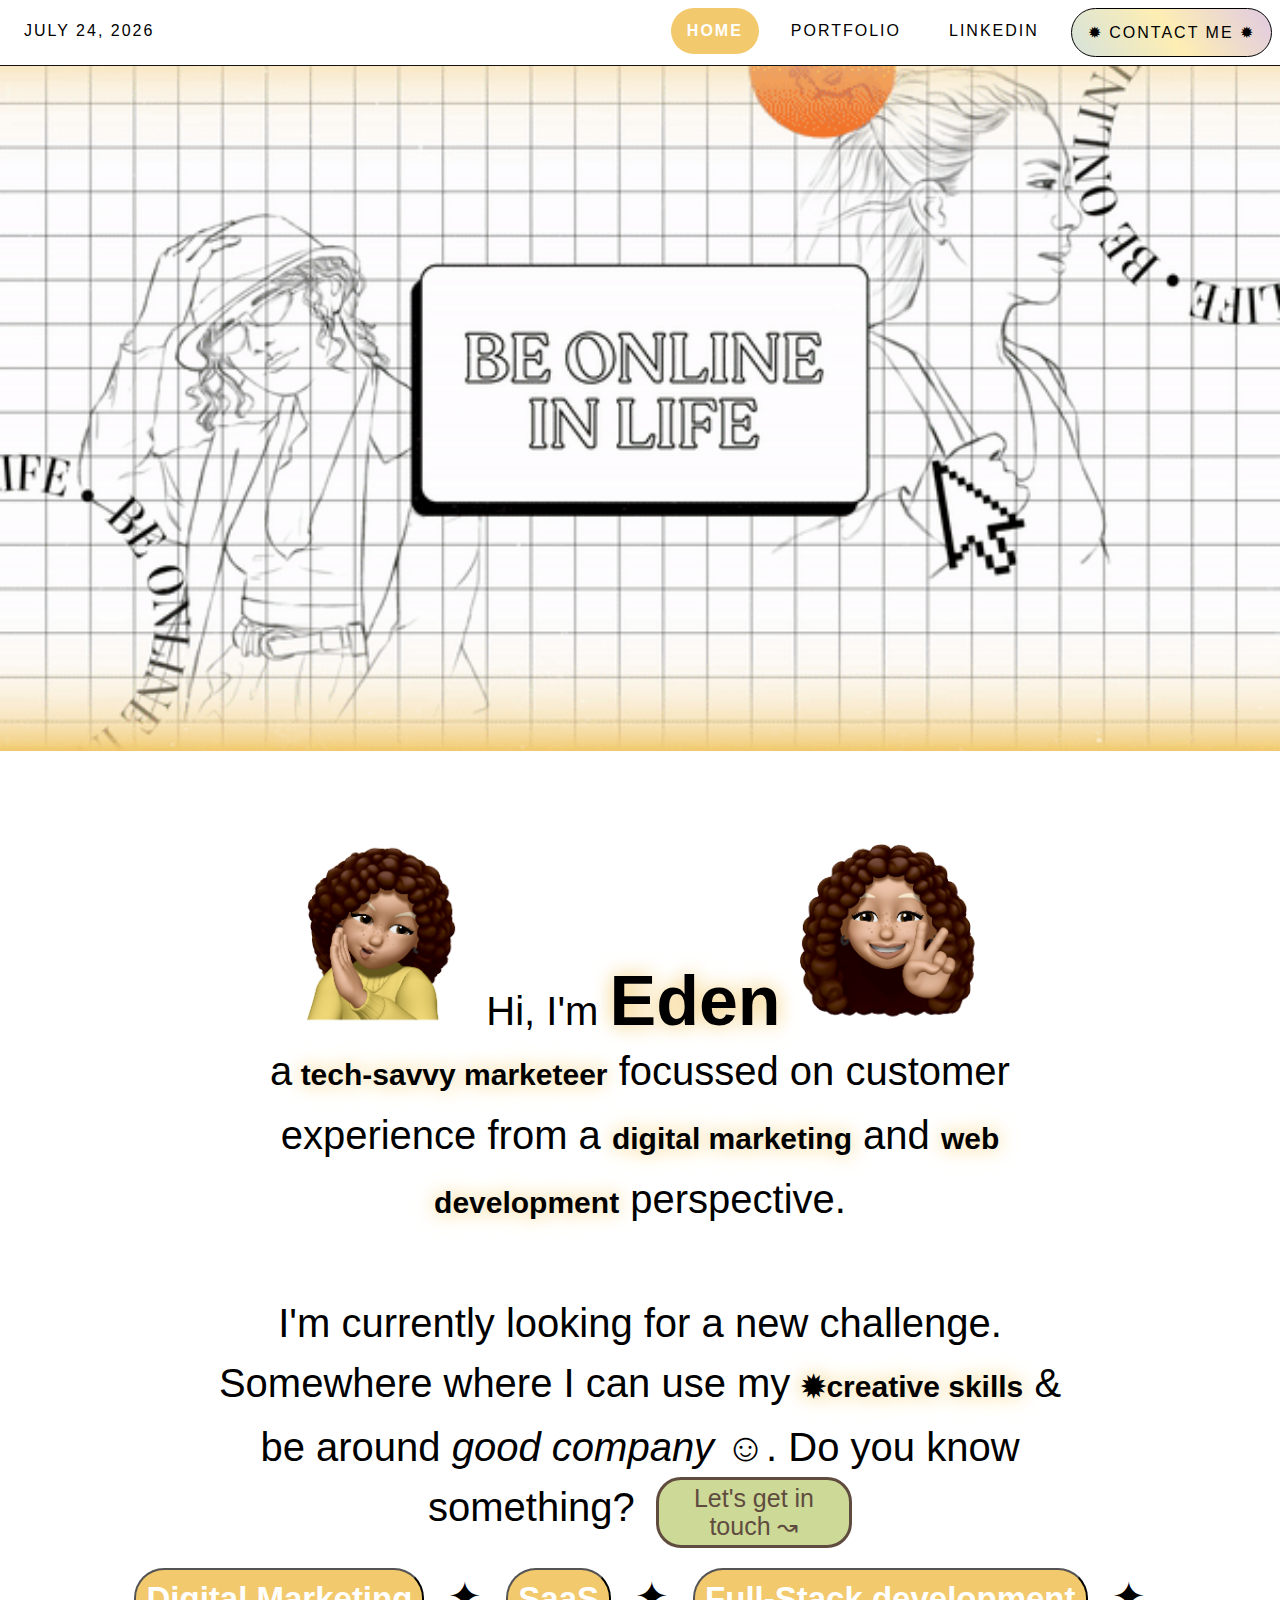
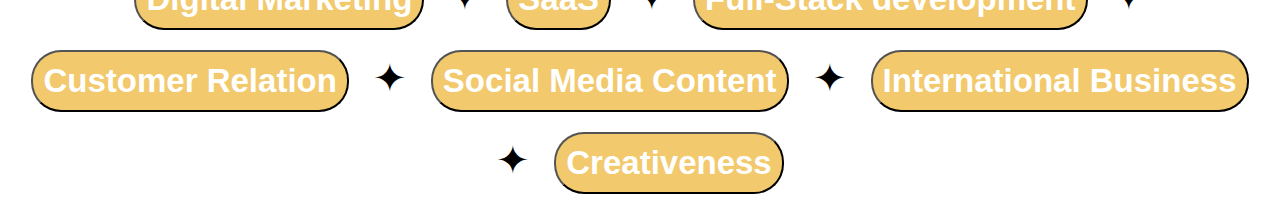
<file: index.html>
<!DOCTYPE html>
<html lang="en">

<head>
  <meta charset="UTF-8">
  <meta http-equiv="X-UA-Compatible" content="IE=edge">
  <meta name="viewport" content="width=device-width, initial-scale=1.0">
  <title>Eden Siregar ✦ Portfolio ✦</title>
  <link rel="stylesheet" href="css/style.css">
</head>

<body>
  <div class="container">
    <nav class="topnav">
      <span class="menu-left" id="datetime"></span>
      <div class="topnav-right">
        <a class="active" href="#home">Home</a>
        <a href="https://edenonlife.mmm.page/" target="_blank">Portfolio</a>
        <a href="https://www.linkedin.com/in/eden-siregar/" target="_blank">LinkedIn</a>
        <a class="contact-button" href="https://wa.me/31619981979" target="_blank">✹ contact me ✹</a>
      </div>
    </nav>

    <header>
      <img class="img" src="img/ezgif.com-gif-maker.gif">

    </header>
    
    <div class="main-text-div">
      <div class="main-text-div-inner">
        <h1 class="main-text">
          <div class="get-to-know-me"><img class="eden-emoji" src="img/blondebrows.png"> Hi, I'm <span class="edenname">
              Eden </span> <img class="eden-emoji" src="img/blondebrowseden.png"></div>
          <span class="main-text-img-wrapper">a<b> tech-savvy marketeer</b> focussed on customer experience from a <b>digital marketing</b> and <b>web development</b> perspective.
            <br><br>I'm currently looking for a new
            <span class="main-text-words-on-line-above">challenge. <br> Somewhere where I can use my</span> <b>✹creative
              skills</b></a> &amp; be around <em>good company</em> ☺︎. Do you know something?
            <div class="small-text">
              <a href="https://www.linkedin.com/in/eden-siregar/" target="_blank">Let's get in touch ↝</a>
            </div>

      </div>
      </h1>
      </span>
    </div>
  </div>

  <div class="buttons-symbols">
    <div class="button-symbol-item">
      <a href="https://www.linkedin.com/in/eden-siregar/" target="_blank"><button class="btn">Digital
          Marketing</button></a>
    </div>
    <div class="symbol button-symbol-item">✦</div>
    <div class="button-symbol-item">
      <a href="https://www.linkedin.com/in/eden-siregar/" target="_blank"><button class="btn">SaaS</button></a>
    </div>
    <div class="symbol button-symbol-item">✦</div>
    <div class="button-symbol-item">
      <a href="https://www.linkedin.com/in/eden-siregar/" target="_blank"><button class="btn">Full-Stack
          development</button></a>
    </div>
    <div class="symbol button-symbol-item">✦</div>
    <div class="button-symbol-item">
      <a href="https://www.linkedin.com/in/eden-siregar/" target="_blank"><button class="btn">Customer
          Relation</button></a>
    </div>
    <div class="symbol button-symbol-item">✦</div>
    <div class="button-symbol-item">
      <a href="https://www.linkedin.com/in/eden-siregar/" target="_blank"><button class="btn">Social Media
          Content</button></a>
    </div>
    <div class="symbol button-symbol-item">✦</div>
    <div class="button-symbol-item">
      <a href="https://www.linkedin.com/in/eden-siregar/" target="_blank"><button class="btn">International
          Business</button></a>
    </div>
    <div class="symbol button-symbol-item">✦</div>
    <div class="button-symbol-item">
      <a href="https://www.linkedin.com/in/eden-siregar/" target="_blank"><button class="btn">Creativeness</button></a>
    </div>
  </div>


  </div>
  <!-- JS Files -->
  <script src="js/main.js"></script>
</body>

</html>
</file>
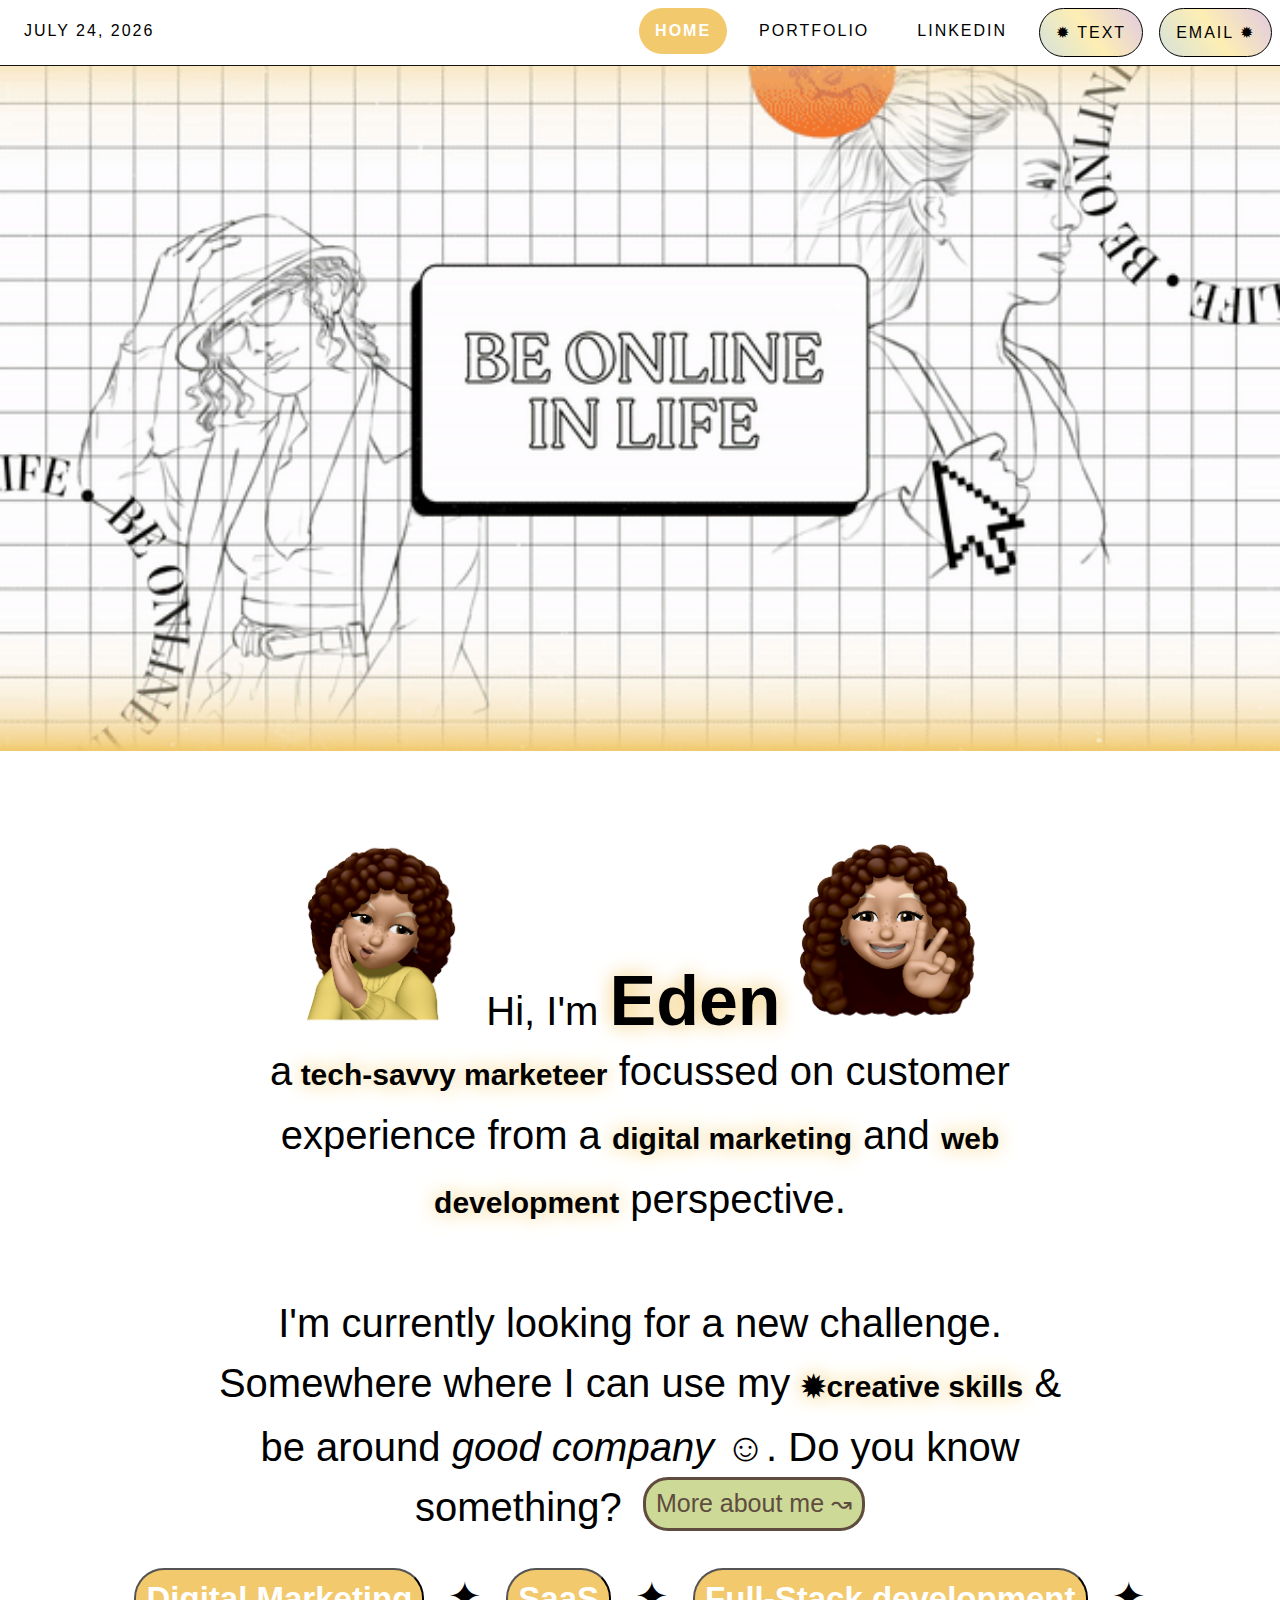
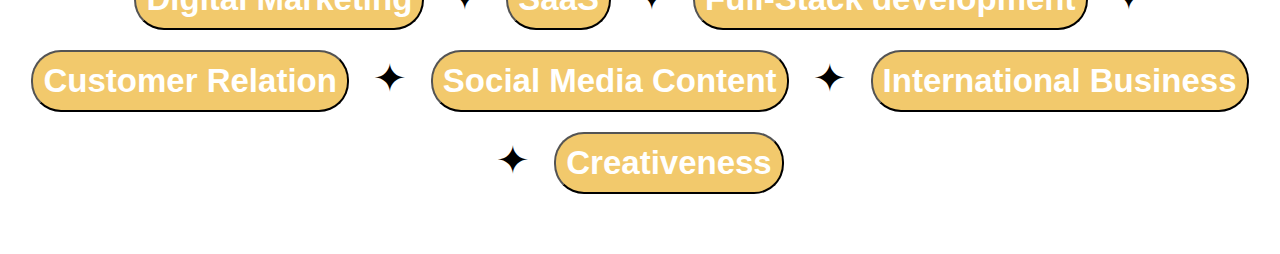
<file: public/index.html>
<!DOCTYPE html>
<html lang="en">

<head>
  <meta charset="UTF-8">
  <meta http-equiv="X-UA-Compatible" content="IE=edge">
  <meta name="viewport" content="width=device-width, initial-scale=1.0">
  <title>✦ Eden Siregar ✦</title>
  <link rel="stylesheet" href="css/style.css">
  <link rel="apple-touch-icon" sizes="180x180" href="/apple-touch-icon.png">
  <link rel="icon" type="image/png" sizes="32x32" href="/favicon-32x32.png">
  <link rel="icon" type="image/png" sizes="16x16" href="/favicon-16x16.png">
  <link rel="manifest" href="/site.webmanifest">
  <link rel="mask-icon" href="/safari-pinned-tab.svg" color="#5bbad5">
  <meta name="msapplication-TileColor" content="#da532c">
  <meta name="theme-color" content="#ffffff">
</head>

<body>
  <div class="container">
    <nav class="topnav">
      <span class="menu-left" id="datetime"></span>
      <div class="topnav-right">
        <a class="active" href="#home">Home</a>
        <a href="https://edenonlife.mmm.page/" target="_blank">Portfolio</a>
        <a href="https://www.linkedin.com/in/eden-siregar/" target="_blank">LinkedIn</a>
        <a class="contact-button" href="https://wa.me/31619981979" target="_blank">✹ text</a>
        <a class="contact-button" href="mailto:edensrgr@gmail.com" target="_blank"> email ✹</a>
      </div>
    </nav>

    <header>
      <img class="img" src="img/ezgif.com-gif-maker.gif">

    </header>

    <div class="main-text-div">
      <div class="main-text-div-inner">
        <h1 class="main-text">
          <div class="get-to-know-me"><img class="eden-emoji" src="img/blondebrows.png"> Hi, I'm <span class="edenname">
              Eden </span> <img class="eden-emoji" src="img/blondebrowseden.png"></div>
          <span class="main-text-img-wrapper">a<b> tech-savvy marketeer</b> focussed on customer experience from a
            <b>digital marketing</b> and <b>web development</b> perspective.
            <br><br>I'm currently looking for a new
            <span class="main-text-words-on-line-above">challenge. <br> Somewhere where I can use my</span> <b>✹creative
              skills</b></a> &amp; be around <em>good company</em> ☺︎. Do you know something?
            <div class="small-text">
              <a href="https://edenonlife.mmm.page/" target="_blank">More about me ↝</a>
            </div>
        </h1>
      </div>
      </span>
    </div>
  </div>

  <div class="buttons-symbols">
    <div class="button-symbol-item">
      <a href="https://www.linkedin.com/in/eden-siregar/" target="_blank"><button class="btn">Digital
          Marketing</button></a>
    </div>
    <div class="symbol button-symbol-item">✦</div>
    <div class="button-symbol-item">
      <a href="https://www.linkedin.com/in/eden-siregar/" target="_blank"><button class="btn">SaaS</button></a>
    </div>
    <div class="symbol button-symbol-item">✦</div>
    <div class="button-symbol-item">
      <a href="https://www.linkedin.com/in/eden-siregar/" target="_blank"><button class="btn">Full-Stack
          development</button></a>
    </div>
    <div class="symbol button-symbol-item">✦</div>
    <div class="button-symbol-item">
      <a href="https://www.linkedin.com/in/eden-siregar/" target="_blank"><button class="btn">Customer
          Relation</button></a>
    </div>
    <div class="symbol button-symbol-item">✦</div>
    <div class="button-symbol-item">
      <a href="https://www.linkedin.com/in/eden-siregar/" target="_blank"><button class="btn">Social Media
          Content</button></a>
    </div>
    <div class="symbol button-symbol-item">✦</div>
    <div class="button-symbol-item">
      <a href="https://www.linkedin.com/in/eden-siregar/" target="_blank"><button class="btn">International
          Business</button></a>
    </div>
    <div class="symbol button-symbol-item">✦</div>
    <div class="button-symbol-item">
      <a href="https://www.linkedin.com/in/eden-siregar/" target="_blank"><button class="btn">Creativeness</button></a>
    </div>
  </div>


  </div>
  <!-- JS Files -->
  <script src="js/main.js"></script>
</body>

</html>
</file>
<file: css/style.css>
/* Generic body styling */
body {
  margin: 0px;
  background-color: white;
}

/* Add a black background color to the top navigation */
.topnav {
  background-color: white;
  overflow: hidden;
  position: fixed;
  width: 100%;
  top: 0px;
  z-index: 999;
  font-family: Arial, Helvetica, sans-serif;
  border-bottom: solid 1px #131313;
  letter-spacing: 2px;
  text-transform: uppercase;
}

/* Style the links inside the navigation bar */
.topnav a {
  float: left;
  color: black;
  text-align: center;
  padding: 14px 16px;
  text-decoration: none;
  font-size: 16px;
  margin: 8px;
}

.topnav span {
  float: left;
  color: black;
  text-align: center;
  padding: 14px 16px;
  text-decoration: none;
  font-size: 16px;
  margin: 8px;
}

/* Contact button in menu bar */
.contact-button {
  background-image: linear-gradient(236deg, #e0cae2, #feeeb3 51%, #d5e2db);
  border-style: solid;
  border-width: 1px;
  border-radius: 25px;
  letter-spacing: 2px;
  margin-right: 30px;
}

.contact-button:hover {
  background-image: none !important;
  background-color: #604c3f;
  cursor: pointer;
  color: #ccd997;
  border-style: solid;
  border-width: 1px;
  border-radius: 25px;
  letter-spacing: 2px;
  font-weight: bold;
}

/* Change the color of links on hover */
.topnav a:hover {
  background-color: #604c3f;
  cursor: pointer;
  color: #ccd997;
  border-radius: 25px;
  font-weight: bold;
}

/* Add a color to the active/current link */
.topnav a.active {
  background-color: #f2c96c;
  color: white;
  font-weight: bold;
  border-radius: 25px;
}

/* Right-aligned section inside the top navigation */
.topnav-right {
  float: right;
}

/* Header top margin */
header {
  margin-top: 0px;
}

.container {
  width: 100%;
  margin-left: auto;
  margin-right: auto;
  background-color: white;
}

.title {
  width: 100%;
  font-family: sans-serif;
  font-weight: bold;
  text-transform: uppercase;
  text-align: center;
  font-size: 150px;
  position: relative;
  top: 200px;
  color: #5eabe7;
}

.hi {
  position: relative;
  bottom: 50px;
  font-size: 50px;
}

.img {
  width: 100%;
  height: auto;
  margin-top: 30px;
}

/* Main text */
.main-text-div {
  display: flex;
  text-align: center;
  padding: 50px;
  padding-left: 300px;
  padding-right: 300px;
  margin-bottom: 300px;
  margin-top: -130px;
  font-size: 20px;
}

.main-text-div-inner {
  display: block;
  flex: 1 1 auto;
  line-height: 60px;
  margin-top: 100px;
  margin-bottom: 100px;
  width: 50%;
}

.main-text {
  display: inline;
  text-align: center;
  font-weight: normal;
  font-family: Arial, Helvetica, sans-serif;
}

h1:first-child,
h2:first-child,
h3:first-child {
  margin-top: 0;
}

span.main-text-img-wrapper {
  height: 0.8em;
}

.main-text-img-wrapper {
  display: inline-block;
  vertical-align: top;
  position: relative;
}

.main-text-img-wrapper img {
  position: relative;
  height: 100%;
  top: 0px;
  left: 0px;
  border-radius: 8px;
}

img {
  max-width: 100%;
  border: 0;
}

.small-text {
  display: inline-block;
  vertical-align: top;
  white-space: normal;
  max-width: 180px;
  font-size: 25px;
  line-height: 1.1em;
  transition: all ease-in-out 200ms;
  border: solid;
  border-radius: 25px;
  padding: 5px;
  margin-left: 10px;
  cursor: pointer;
  background-color: #ccd997;
  color: #604c3f;

}

.small-text:hover {
  background-color: #604c3f;
  cursor: pointer;
  color: #ccd997;
  font-weight: bold;
}

a {
  color: inherit;
  text-decoration: none;
}

a {
  background-color: transparent;
}

.bubble-link-arrow {
  text-transform: uppercase;
  border: solid 1px transparant;
  border-radius: 10px;
  margin-left: 5px;
  margin-right: 5px;
  padding-left: 10px;
  padding-right: 10px;
  cursor: pointer;
}

.bubble-link-arrow:hover {
  background-color: #604c3f;
  cursor: pointer;
  color: white;
}

.btn {
  background-color: #f2c96c;
  color: white;
  font-weight: bold;
  font-size: 16px;
  border-radius: 25px;
  border-radius: 30px;
  font-size: 40px;
  padding: 10px;
  margin-top: 10px;
  margin-bottom: 10px;
}

.btn:hover {
  background-color: #604c3f;
  cursor: pointer;
  color: #ccd997;
}

.symbol {
  font-size: 40px;
}

.edenname {
  text-shadow: 0 0 20px #f2c96c;
  font-size: 70px;
  font-weight: bold;
}

b {
  text-shadow: 0 0 20px #f2c96c;
  font-size: 30px;
  font-weight: bold;
}

.buttons-symbols {
  position: relative;
  text-align: center;
}


.button-symbol-item {
  display: inline-block;
  position: relative;
  margin-left: 10px;
  margin-right: 10px;
}

.eden-emoji {
  text-align: center;
  height: 200px;
}

.get-to-know-me {
  text-align: center;
  margin-top: 50px;
}

.get-to-know-button {
  background-image: linear-gradient(236deg, #e0cae2, #feeeb3 51%, #d5e2db);
  border-style: solid;
  border-width: 1px;
  border-radius: 25px;
  letter-spacing: 2px;
  margin-right: 30px;
  font-size: 30px;
  text-align: center;
  vertical-align: middle;
  font-family: Arial, Helvetica, sans-serif;
}

/* Media Rules */

@media only screen and (max-width: 1340px) {
  .main-text-div {
    padding-left: 15vw;
    padding-right: 15vw;
  }
  .btn {
    font-size: 33px;
  }
}
@media only screen and (max-width: 1040px) {
  .main-text-div {
    padding-left: 5vw;
    padding-right: 5vw;
  }
  .btn {
    font-size: 27px;
  }
  .eden-emoji {
    max-width: 150px;
    max-height: 150px;
  }
}
@media only screen and (max-width: 840px) {
  .main-text-div {
    padding-left: 5vw;
    padding-right: 5vw;
  }
  .btn {
    font-size: 23px;
  }
  .topnav-right a {
    font-size: 14px;
  }
  .eden-emoji {
    max-width: 100px;
    max-height: 100px;
  }
  .main-text-img-wrapper {
    font-size: 22px;
  }
  .get-to-know-me {
    font-size: 24px;
  }
  b {
    font-size: 26px;
  }
  .edenname {
    font-size: 28px;
  }
}
@media only screen and (max-width: 700px) {
  #datetime {
    display: none;
  }
  .main-text-div {
    padding-left: 1.5vw;
    padding-right: 1.5vw;
  }
  .btn {
    font-size: 18px;
  }
}

@media only screen and (max-width: 545px) {
  .main-text-div {
    padding-left: 1.5vw;
    padding-right: 1.5vw;
  }
  .topnav-right a {
    font-size: 12px;
  }
  .buttons-symbols {
    top: 50px;
  }
  .topnav-right a {
    font-size: 12;
  }
}
@media only screen and (max-width: 469px) {
  .buttons-symbols {
    top: 160px;
  }
}
@media only screen and (max-width: 400px) {
  .buttons-symbols {
    top: 220px;
  }
  .topnav-right a {
    font-size: 10px;
  }
}
@media only screen and (max-width: 365px) {
  .buttons-symbols {
    top: 300px;
  }
  .topnav-right a {
    font-size: 8px;
  }
}
@media only screen and (max-width: 300px) {
  .buttons-symbols {
    top: 350px;
  }
  .topnav-right a {
    font-size: 8px;
  }
}
</file>
<file: public/css/style.css>
/* Generic body styling */
body {
  margin: 0px;
  background-color: white;
}

/* Add a black background color to the top navigation */
.topnav {
  background-color: white;
  overflow: hidden;
  position: fixed;
  width: 100%;
  top: 0px;
  z-index: 999;
  font-family: Arial, Helvetica, sans-serif;
  border-bottom: solid 1px #131313;
  letter-spacing: 2px;
  text-transform: uppercase;
}

/* Style the links inside the navigation bar */
.topnav a {
  float: left;
  color: black;
  text-align: center;
  padding: 14px 16px;
  text-decoration: none;
  font-size: 16px;
  margin: 8px;
}

.topnav span {
  float: left;
  color: black;
  text-align: center;
  padding: 14px 16px;
  text-decoration: none;
  font-size: 16px;
  margin: 8px;
}

/* Contact button in menu bar */
.contact-button {
  background-image: linear-gradient(236deg, #e0cae2, #feeeb3 51%, #d5e2db);
  border-style: solid;
  border-width: 1px;
  border-radius: 25px;
  letter-spacing: 2px;
  margin-right: 30px;
}

.contact-button:hover {
  background-image: none !important;
  background-color: #604c3f;
  cursor: pointer;
  color: #ccd997;
  border-style: solid;
  border-width: 1px;
  border-radius: 25px;
  letter-spacing: 2px;
  font-weight: bold;
}

/* Change the color of links on hover */
.topnav a:hover {
  background-color: #604c3f;
  cursor: pointer;
  color: #ccd997;
  border-radius: 25px;
  font-weight: bold;
}

/* Add a color to the active/current link */
.topnav a.active {
  background-color: #f2c96c;
  color: white;
  font-weight: bold;
  border-radius: 25px;
}

/* Right-aligned section inside the top navigation */
.topnav-right {
  float: right;
}

/* Header top margin */
header {
  margin-top: 0px;
}

.container {
  width: 100%;
  margin-left: auto;
  margin-right: auto;
  background-color: white;
}

.title {
  width: 100%;
  font-family: sans-serif;
  font-weight: bold;
  text-transform: uppercase;
  text-align: center;
  font-size: 150px;
  position: relative;
  top: 200px;
  color: #5eabe7;
}

.hi {
  position: relative;
  bottom: 50px;
  font-size: 50px;
}

.img {
  width: 100%;
  height: auto;
  margin-top: 30px;
}

/* Main text */
.main-text-div {
  display: flex;
  text-align: center;
  padding: 50px;
  padding-left: 300px;
  padding-right: 300px;
  margin-bottom: 300px;
  margin-top: -130px;
  font-size: 20px;
}

.main-text-div-inner {
  display: block;
  flex: 1 1 auto;
  line-height: 60px;
  margin-top: 100px;
  margin-bottom: 100px;
  width: 50%;
}

.main-text {
  display: inline;
  text-align: center;
  font-weight: normal;
  font-family: Arial, Helvetica, sans-serif;
}

h1:first-child,
h2:first-child,
h3:first-child {
  margin-top: 0;
}

span.main-text-img-wrapper {
  height: 0.8em;
}

.main-text-img-wrapper {
  display: inline-block;
  vertical-align: top;
  position: relative;
}

.main-text-img-wrapper img {
  position: relative;
  height: 100%;
  top: 0px;
  left: 0px;
  border-radius: 8px;
}

img {
  max-width: 100%;
  border: 0;
}

.small-text {
  display: inline-block;
  vertical-align: top;
  white-space: normal;
  max-width: 200px;
  font-size: 25px;
  line-height: 1.1em;
  transition: all ease-in-out 200ms;
  border: solid;
  border-radius: 25px;
  padding: 10px;
  margin-left: 10px;
  cursor: pointer;
  background-color: #ccd997;
  color: #604c3f;

}

.small-text:hover {
  background-color: #604c3f;
  cursor: pointer;
  color: #ccd997;
  font-weight: bold;
}

a {
  color: inherit;
  text-decoration: none;
}

a {
  background-color: transparent;
}

.bubble-link-arrow {
  text-transform: uppercase;
  border: solid 1px transparant;
  border-radius: 10px;
  margin-left: 5px;
  margin-right: 5px;
  padding-left: 10px;
  padding-right: 10px;
  cursor: pointer;
}

.bubble-link-arrow:hover {
  background-color: #604c3f;
  cursor: pointer;
  color: white;
}

.btn {
  background-color: #f2c96c;
  color: white;
  font-weight: bold;
  font-size: 16px;
  border-radius: 25px;
  border-radius: 30px;
  font-size: 40px;
  padding: 10px;
  margin-top: 10px;
  margin-bottom: 10px;
}

.btn:hover {
  background-color: #604c3f;
  cursor: pointer;
  color: #ccd997;
}

.symbol {
  font-size: 40px;
}

.edenname {
  text-shadow: 0 0 20px #f2c96c;
  font-size: 70px;
  font-weight: bold;
}

b {
  text-shadow: 0 0 20px #f2c96c;
  font-size: 30px;
  font-weight: bold;
}

.buttons-symbols {
  position: relative;
  text-align: center;
  padding-bottom: 50px;
}


.button-symbol-item {
  display: inline-block;
  position: relative;
  margin-left: 10px;
  margin-right: 10px;
}

.eden-emoji {
  text-align: center;
  height: 200px;
}

.get-to-know-me {
  text-align: center;
  margin-top: 50px;
}

.get-to-know-button {
  background-image: linear-gradient(236deg, #e0cae2, #feeeb3 51%, #d5e2db);
  border-style: solid;
  border-width: 1px;
  border-radius: 25px;
  letter-spacing: 2px;
  margin-right: 30px;
  font-size: 30px;
  text-align: center;
  vertical-align: middle;
  font-family: Arial, Helvetica, sans-serif;
}

/* Media Rules */

@media only screen and (max-width: 1340px) {
  .main-text-div {
    padding-left: 15vw;
    padding-right: 15vw;
  }
  .btn {
    font-size: 33px;
  }
}
@media only screen and (max-width: 1040px) {
  .main-text-div {
    padding-left: 5vw;
    padding-right: 5vw;
  }
  .btn {
    font-size: 27px;
  }
  .eden-emoji {
    max-width: 150px;
    max-height: 150px;
  }
}
@media only screen and (max-width: 840px) {
  .main-text-div {
    padding-left: 5vw;
    padding-right: 5vw;
  }
  .btn {
    font-size: 23px;
  }
  .topnav-right a {
    font-size: 14px;
  }
  .eden-emoji {
    max-width: 100px;
    max-height: 100px;
  }
  .main-text-img-wrapper {
    font-size: 22px;
  }
  .get-to-know-me {
    font-size: 24px;
  }
  b {
    font-size: 26px;
  }
  .edenname {
    font-size: 28px;
  }
}
@media only screen and (max-width: 700px) {
  #datetime {
    display: none;
  }
  .main-text-div {
    padding-left: 1.5vw;
    padding-right: 1.5vw;
  }
  .btn {
    font-size: 18px;
  }
}

@media only screen and (max-width: 545px) {
  .main-text-img-wrapper {
    font-size: 12px;
    line-height: 3em;
  }
  .get-to-know-me {
    font-size: 14px;
  }
  b {
    font-size: 16px;
  }
  .edenname {
    font-size: 18px;
  }
  .topnav-right a {
    font-size: 12px;
  }
  .buttons-symbols {
    top: 50px;
  }
  .topnav-right a {
    font-size: 12px;
  }
  .img {
    padding-top: 70px;
  }
}
@media only screen and (max-width: 469px) {
  .buttons-symbols {
    top: 120px;
  }
}
@media only screen and (max-width: 400px) {
  .buttons-symbols {
    top: -130px;
  }
  .topnav-right a {
    font-size: 10px;
  }

  .main-text-div {
    padding-left: 1.5vw;
    padding-right: 1.5vw;
    font-size: 12px;
  }
}
@media only screen and (max-width: 365px) {
  .buttons-symbols {
    top: 300px;
  }
  .topnav-right a {
    font-size: 12px;
  }
}
@media only screen and (max-width: 300px) {
  .buttons-symbols {
    top: 350px;
  }
  .topnav-right a {
    font-size: 12px;
  }
}
</file>
